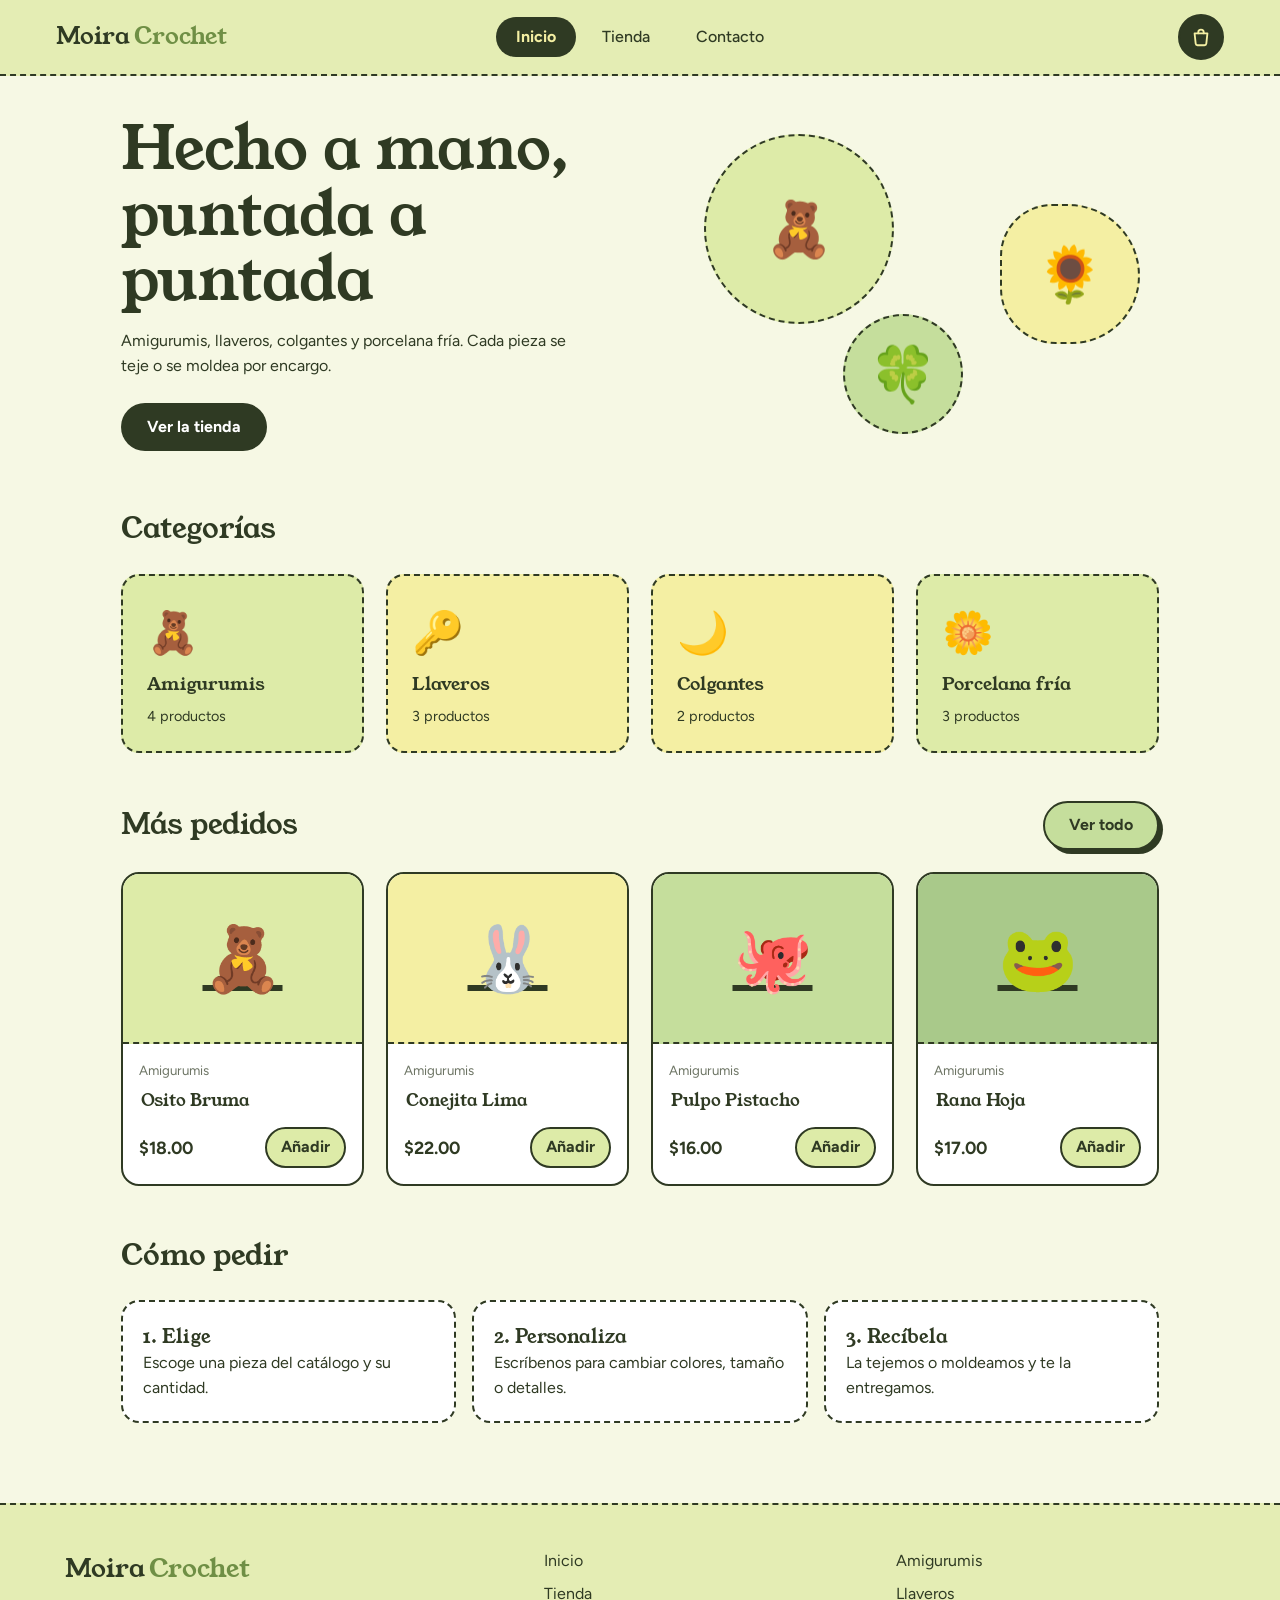
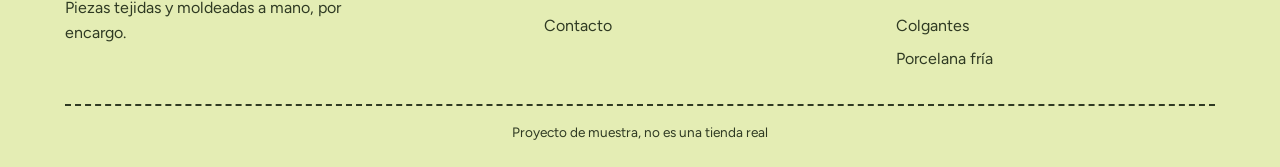
<file: index.html>
<!DOCTYPE html>
<html lang="es">
<head>
  <meta charset="UTF-8">
  <meta name="viewport" content="width=device-width, initial-scale=1">
  <title>Moira Crochet · Inicio</title>
  <link rel="preconnect" href="https://fonts.googleapis.com">
  <link rel="preconnect" href="https://fonts.gstatic.com" crossorigin>
  <link href="https://fonts.googleapis.com/css2?family=Young+Serif&family=Figtree:wght@400;500;700&display=swap" rel="stylesheet">
  <link rel="stylesheet" href="styles.css">
</head>
<body data-page="inicio">

  <section class="hero">
    <div>
      <h1>Hecho a mano, puntada a puntada</h1>
      <p>Amigurumis, llaveros, colgantes y porcelana fría. Cada pieza se teje o se moldea por encargo.</p>
      <a class="btn" href="tienda.html">Ver la tienda</a>
    </div>
    <div class="hero-art" aria-hidden="true">
      <span class="blob b1">🧸</span>
      <span class="blob b2">🌻</span>
      <span class="blob b3">🍀</span>
    </div>
  </section>

  <main class="wrap">
    <div class="sec-head"><h2>Categorías</h2></div>
    <div class="grid" id="cats"></div>

    <div class="sec-head" style="margin-top:48px">
      <h2>Más pedidos</h2>
      <a class="ver-todo" href="tienda.html">Ver todo</a>
    </div>
    <div class="grid" id="featured"></div>

    <div class="sec-head" style="margin-top:48px"><h2>Cómo pedir</h2></div>
    <div class="steps">
      <div><h3>1. Elige</h3><p>Escoge una pieza del catálogo y su cantidad.</p></div>
      <div><h3>2. Personaliza</h3><p>Escríbenos para cambiar colores, tamaño o detalles.</p></div>
      <div><h3>3. Recíbela</h3><p>La tejemos o moldeamos y te la entregamos.</p></div>
    </div>
  </main>

  <script src="data.js"></script>
  <script src="app.js"></script>
</body>
</html>
</file>
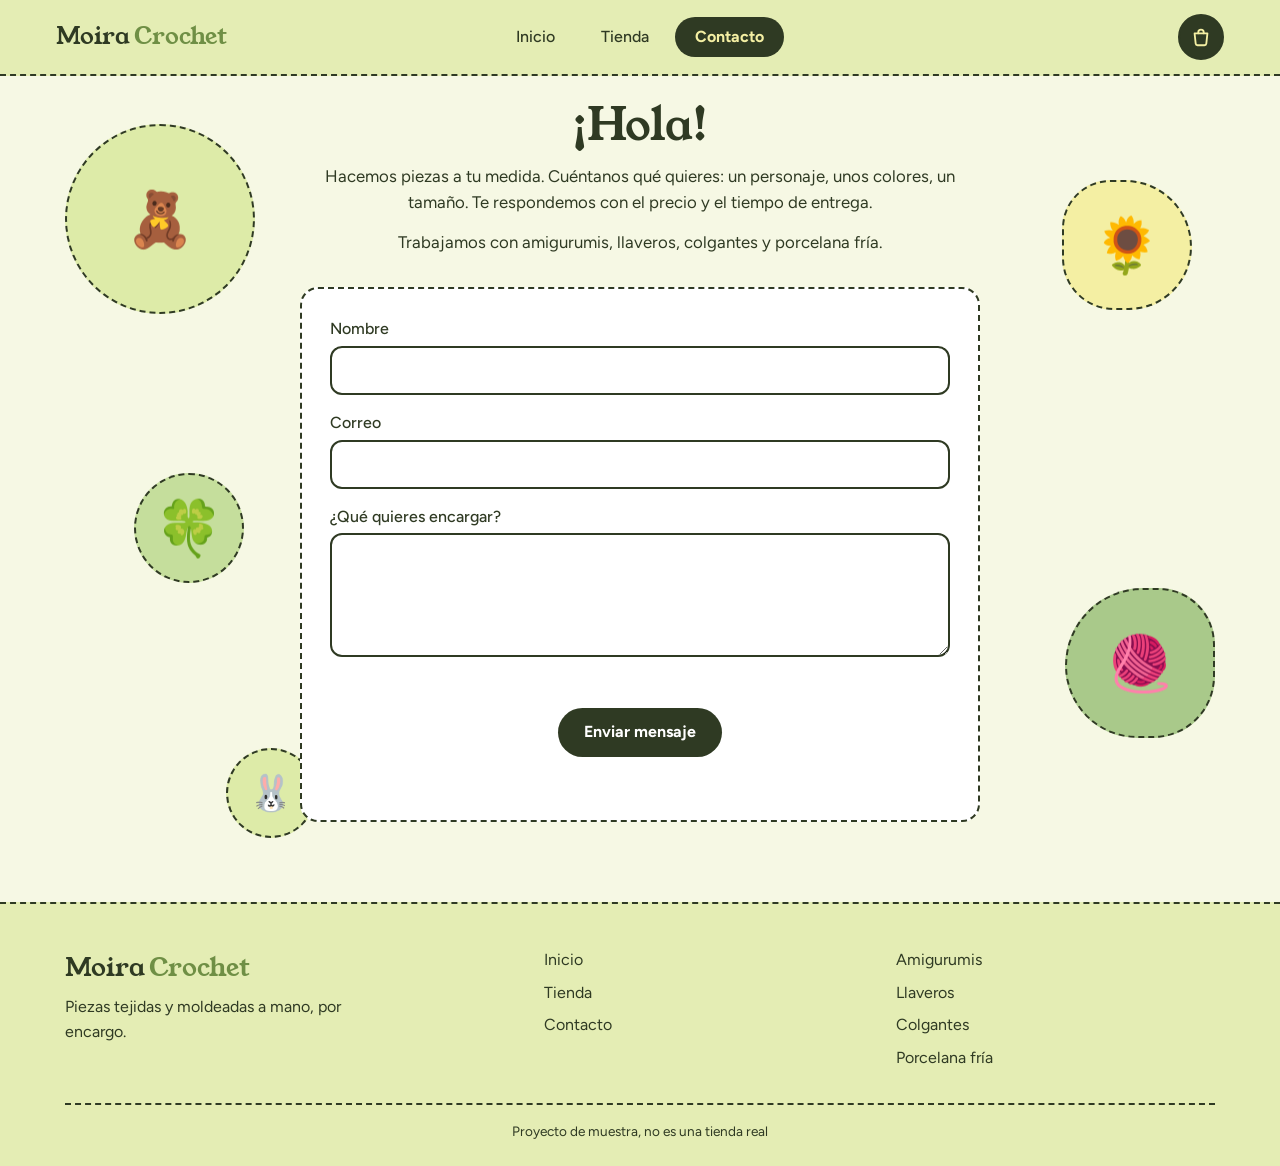
<file: contacto.html>
<!DOCTYPE html>
<html lang="es">
<head>
  <meta charset="UTF-8">
  <meta name="viewport" content="width=device-width, initial-scale=1">
  <title>Moira Crochet · Contacto</title>
  <link rel="preconnect" href="https://fonts.googleapis.com">
  <link rel="preconnect" href="https://fonts.gstatic.com" crossorigin>
  <link href="https://fonts.googleapis.com/css2?family=Young+Serif&family=Figtree:wght@400;500;700&display=swap" rel="stylesheet">
  <link rel="stylesheet" href="styles.css">
</head>
<body data-page="contacto">

  <main class="wrap contact">
    <div class="deco" aria-hidden="true">
      <span class="blob c1">🧸</span>
      <span class="blob c2">🌻</span>
      <span class="blob c3">🍀</span>
      <span class="blob c4">🧶</span>
      <span class="blob c5">🐰</span>
    </div>
    <div class="two">
      <div class="intro">
        <h1>¡Hola!</h1>
        <p>Hacemos piezas a tu medida. Cuéntanos qué quieres: un personaje, unos colores, un tamaño. Te respondemos con el precio y el tiempo de entrega.</p>
        <p>Trabajamos con amigurumis, llaveros, colgantes y porcelana fría.</p>
      </div>
      <form class="form" id="contactForm" novalidate>
        <label class="field">Nombre<input name="nombre" required></label>
        <label class="field">Correo<input name="correo" type="email" required></label>
        <label class="field">¿Qué quieres encargar?<textarea name="mensaje" rows="4" required></textarea></label>
        <p class="error" id="contactError" role="alert"></p>
        <button class="btn" type="submit">Enviar mensaje</button>
        <p class="ok" id="contactOk" role="status"></p>
      </form>
    </div>
  </main>

  <script src="data.js"></script>
  <script src="app.js"></script>
</body>
</html>
</file>
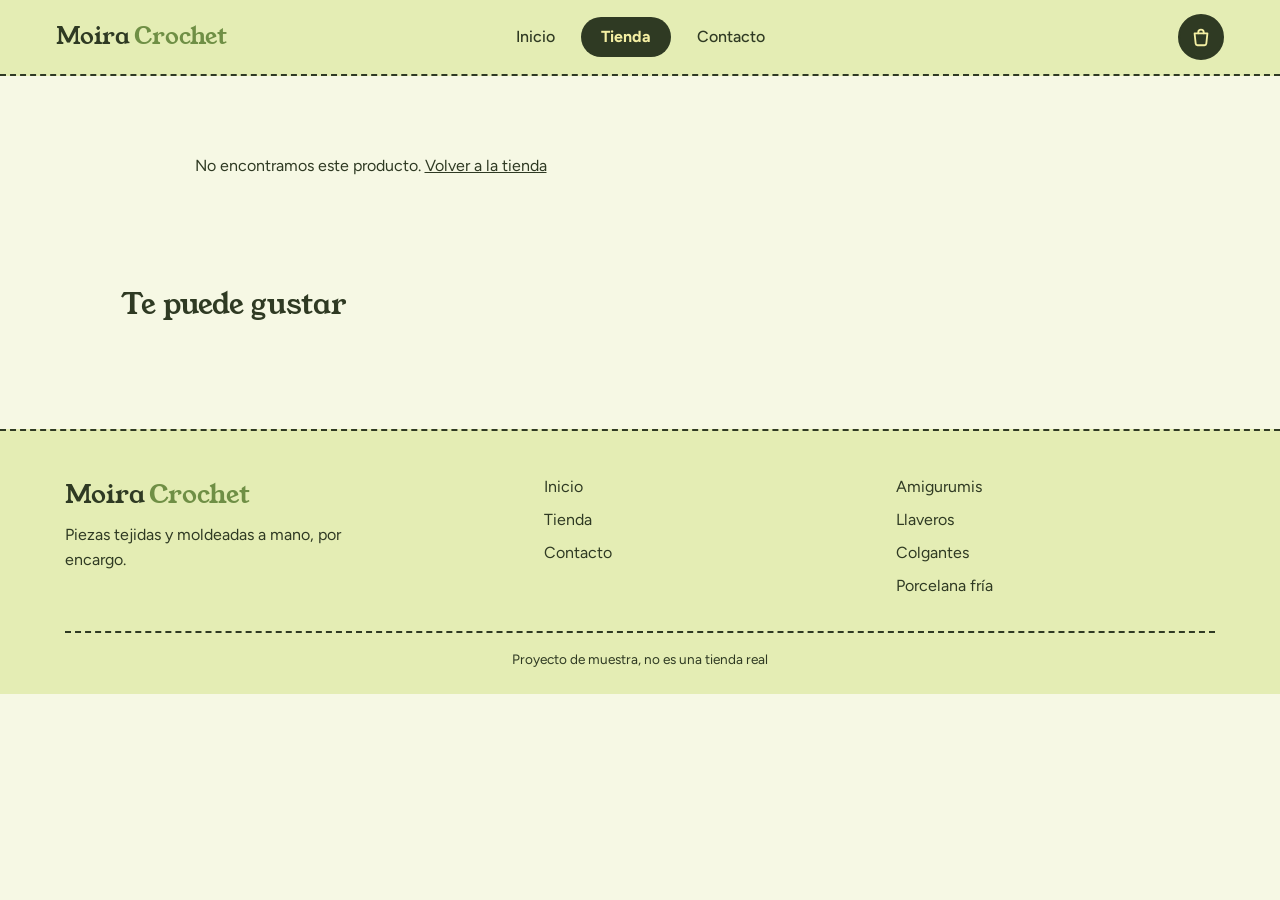
<file: producto.html>
<!DOCTYPE html>
<html lang="es">
<head>
  <meta charset="UTF-8">
  <meta name="viewport" content="width=device-width, initial-scale=1">
  <title>Moira Crochet · Producto</title>
  <link rel="preconnect" href="https://fonts.googleapis.com">
  <link rel="preconnect" href="https://fonts.gstatic.com" crossorigin>
  <link href="https://fonts.googleapis.com/css2?family=Young+Serif&family=Figtree:wght@400;500;700&display=swap" rel="stylesheet">
  <link rel="stylesheet" href="styles.css">
</head>
<body data-page="producto">

  <main class="wrap">
    <p class="crumbs" id="crumbs"></p>
    <section class="detail" id="detail"></section>
    <div class="sec-head"><h2>Te puede gustar</h2></div>
    <div class="grid" id="related"></div>
  </main>

  <script src="data.js"></script>
  <script src="app.js"></script>
</body>
</html>
</file>
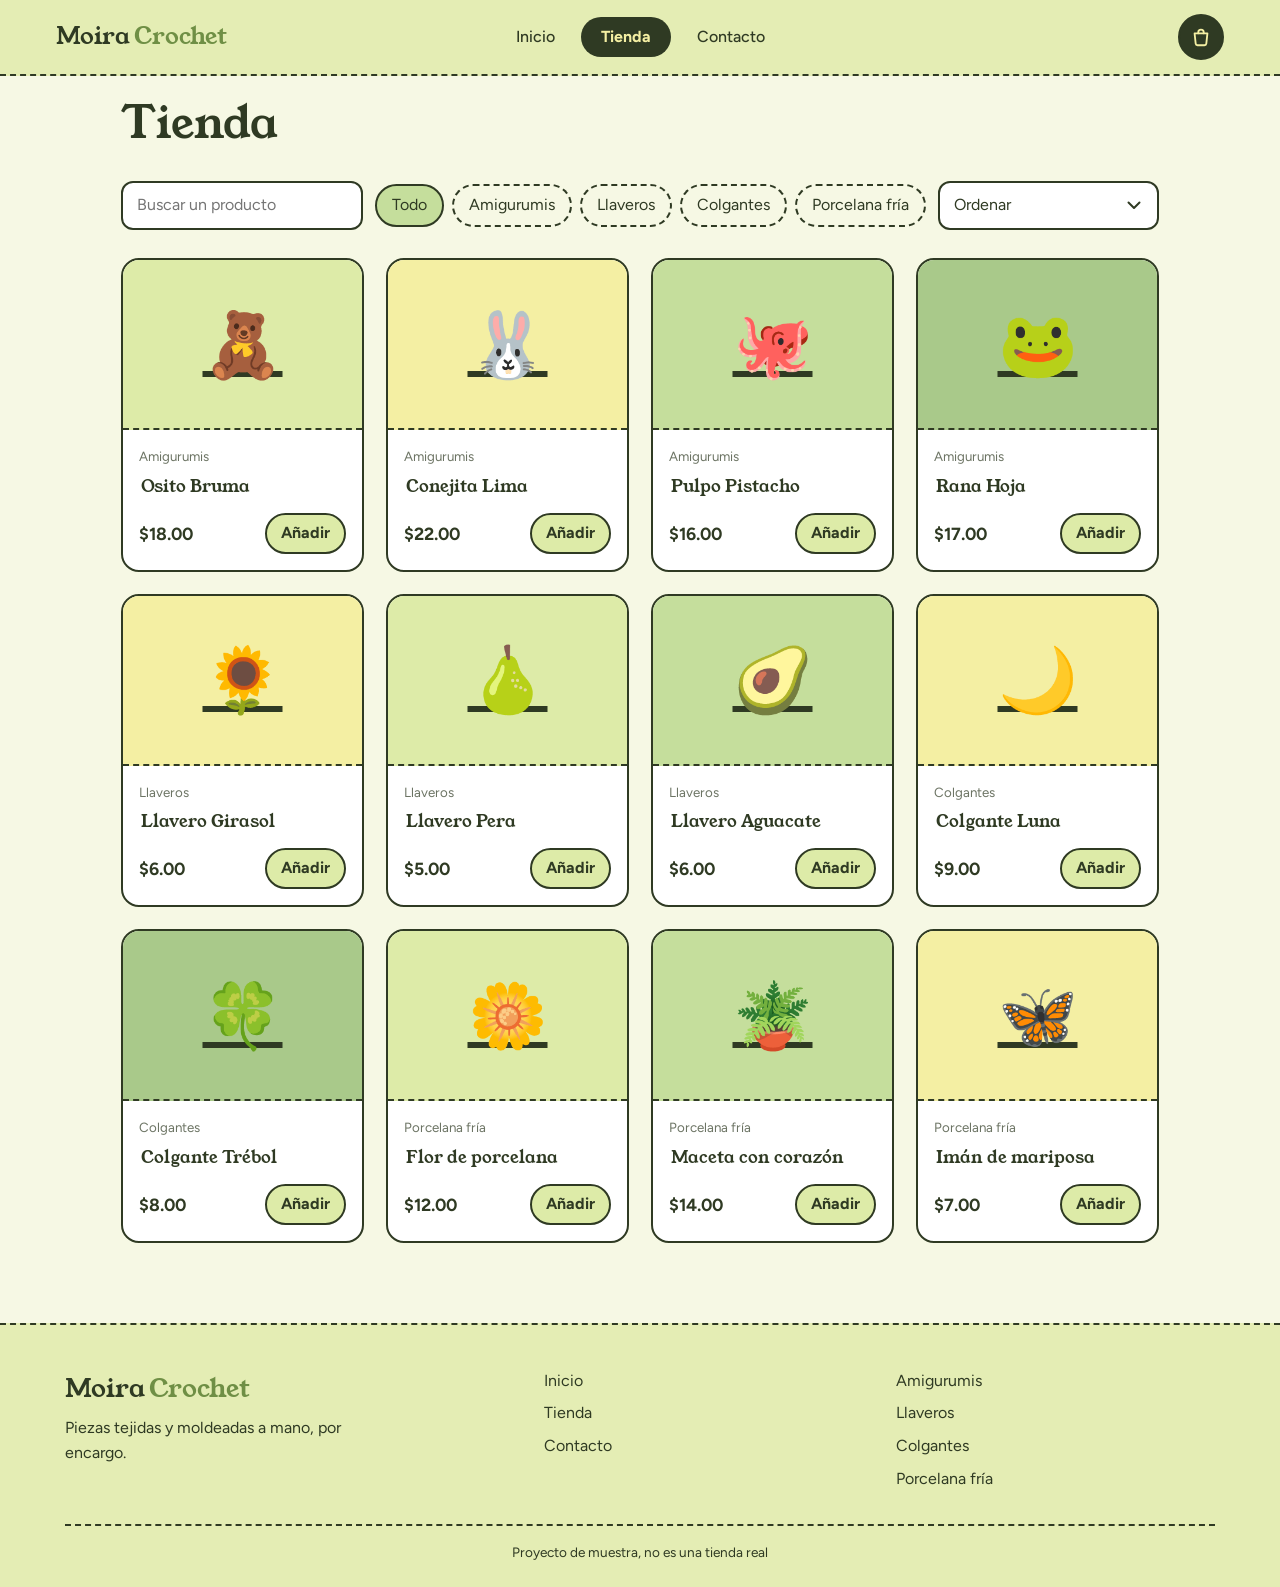
<file: tienda.html>
<!DOCTYPE html>
<html lang="es">
<head>
  <meta charset="UTF-8">
  <meta name="viewport" content="width=device-width, initial-scale=1">
  <title>Moira Crochet · Tienda</title>
  <link rel="preconnect" href="https://fonts.googleapis.com">
  <link rel="preconnect" href="https://fonts.gstatic.com" crossorigin>
  <link href="https://fonts.googleapis.com/css2?family=Young+Serif&family=Figtree:wght@400;500;700&display=swap" rel="stylesheet">
  <link rel="stylesheet" href="styles.css">
</head>
<body data-page="tienda">

  <main class="wrap">
    <h1 class="page-title">Tienda</h1>
    <div class="tools">
      <input type="search" id="search" placeholder="Buscar un producto" aria-label="Buscar producto">
      <div class="chips" id="chips" role="group" aria-label="Categorías"></div>
      <select id="sort" aria-label="Ordenar">
        <option value="">Ordenar</option>
        <option value="asc">Precio: menor a mayor</option>
        <option value="desc">Precio: mayor a menor</option>
      </select>
    </div>
    <div class="grid" id="grid"></div>
    <p class="empty" id="empty" hidden>No hay productos con esa búsqueda. Prueba otra palabra o cambia de categoría.</p>
  </main>

  <script src="data.js"></script>
  <script src="app.js"></script>
</body>
</html>
</file>
<file: styles.css>
:root {
  --bg: #F6F8E4;
  --ink: #2F3A23;
  --lima: #DDEBA8;
  --pistacho: #C5DE9C;
  --mantequilla: #F4EFA3;
  --salvia: #A9C98A;
  --blanco: #FFFFFF;
  --radio: 18px;
}

* {
  box-sizing: border-box;
  margin: 0;
}

html {
  scroll-behavior: smooth;
}

body {
  background: var(--bg);
  color: var(--ink);
  font-family: 'Figtree', system-ui, sans-serif;
  line-height: 1.55;
}

h1,
h2,
h3,
.logo {
  font-family: 'Young Serif', Georgia, serif;
  font-weight: 400;
}

button,
input,
select,
textarea {
  font: inherit;
  color: inherit;
}

a {
  color: inherit;
}

:focus-visible {
  outline: 3px solid var(--salvia);
  outline-offset: 2px;
}

[hidden] {
  display: none !important;
}

/* ---------- Cabecera ---------- */

.top {
  align-items: center;
  background: #E4EDB4;
  border-bottom: 2px dashed var(--ink);
  display: grid;
  gap: 16px;
  grid-template-columns: 1fr auto 1fr;
  padding: 14px clamp(16px, 5vw, 56px);
  position: sticky;
  top: 0;
  z-index: 10;
}

.logo {
  font-size: 1.5rem;
  justify-self: start;
  text-decoration: none;
}

.logo span {
  color: #6F8F45;
  margin-left: 4px;
}

.nav {
  display: flex;
  gap: 6px;
}

.nav a {
  border: 2px solid transparent;
  border-radius: 99px;
  font-weight: 500;
  padding: 6px 18px;
  text-decoration: none;
  transition: background 0.15s;
}

.nav a:hover {
  background: rgba(255, 255, 255, 0.6);
}

.nav a.on {
  background: var(--ink);
  color: var(--mantequilla);
  font-weight: 700;
}

.menu-btn {
  display: none;
}

.cart-btn {
  align-items: center;
  background: var(--ink);
  border: 2px solid var(--ink);
  border-radius: 50%;
  color: var(--mantequilla);
  cursor: pointer;
  display: grid;
  height: 46px;
  justify-self: end;
  place-items: center;
  position: relative;
  transition: background 0.15s, transform 0.15s;
  width: 46px;
}

.cart-btn:hover {
  background: #46572F;
}

.cart-btn:active {
  transform: scale(0.94);
}

.badge {
  align-items: center;
  background: var(--mantequilla);
  border: 2px solid var(--ink);
  border-radius: 99px;
  color: var(--ink);
  display: flex;
  font-size: 0.72rem;
  font-weight: 700;
  height: 22px;
  justify-content: center;
  min-width: 22px;
  padding: 0 5px;
  position: absolute;
  right: -6px;
  top: -6px;
}

/* ---------- Botones ---------- */

.btn {
  background: var(--ink);
  border: 0;
  border-radius: 99px;
  color: var(--blanco);
  cursor: pointer;
  display: inline-block;
  font-weight: 700;
  padding: 12px 26px;
  text-decoration: none;
  transition: transform 0.15s;
}

.btn:active {
  transform: scale(0.97);
}

.btn:disabled {
  opacity: 0.4;
  cursor: not-allowed;
}

.btn.alt {
  background: transparent;
  border: 2px solid var(--ink);
  color: var(--ink);
}

/* ---------- Portada ---------- */

.hero {
  align-items: center;
  display: grid;
  gap: 32px;
  grid-template-columns: 1.1fr 1fr;
  margin: auto;
  max-width: 1150px;
  padding: 40px clamp(16px, 5vw, 56px) 56px;
}

.hero h1 {
  font-size: clamp(2.2rem, 5vw, 3.8rem);
  line-height: 1.08;
  margin-bottom: 16px;
}

.hero p {
  margin-bottom: 24px;
  max-width: 46ch;
}

.hero-art {
  height: 300px;
  position: relative;
}

.blob {
  border: 2px dashed var(--ink);
  display: grid;
  font-size: 3.4rem;
  place-items: center;
  position: absolute;
}

.b1 {
  animation: pop 0.7s ease both;
  background: var(--lima);
  border-radius: 50%;
  height: 190px;
  left: 5%;
  top: 0;
  width: 190px;
}

.b2 {
  animation: pop 0.7s 0.15s ease both;
  background: var(--mantequilla);
  border-radius: 42% 58% 55% 45%;
  height: 140px;
  right: 4%;
  top: 70px;
  width: 140px;
}

.b3 {
  animation: pop 0.7s 0.3s ease both;
  background: var(--pistacho);
  border-radius: 50%;
  bottom: 0;
  height: 120px;
  left: 34%;
  width: 120px;
}

@keyframes pop {
  from {
    opacity: 0;
    transform: scale(0.6);
  }

  to {
    opacity: 1;
    transform: scale(1);
  }
}

/* ---------- Secciones ---------- */

.wrap {
  margin: auto;
  max-width: 1150px;
  padding: 0 clamp(16px, 5vw, 56px) 56px;
}

.sec-head {
  align-items: center;
  display: flex;
  justify-content: space-between;
  margin-bottom: 22px;
}

.sec-head h2 {
  font-size: 1.8rem;
}

.ver-todo {
  background: var(--pistacho);
  border: 2px solid var(--ink);
  border-radius: 99px;
  box-shadow: 4px 4px 0 var(--ink);
  font-weight: 700;
  padding: 10px 24px;
  text-decoration: none;
  transition: transform 0.15s, box-shadow 0.15s;
}

.ver-todo:hover {
  box-shadow: 1px 1px 0 var(--ink);
  transform: translate(3px, 3px);
}

.ver-todo:active {
  background: var(--mantequilla);
}

.grid {
  display: grid;
  gap: 22px;
  grid-template-columns: repeat(auto-fill, minmax(235px, 1fr));
}

/* ---------- Tarjetas de producto ---------- */

.card {
  background: var(--blanco);
  border: 2px solid var(--ink);
  border-radius: var(--radio);
  display: flex;
  flex-direction: column;
  overflow: hidden;
  text-decoration: none;
}

.art {
  border-bottom: 2px dashed var(--ink);
  display: grid;
  font-size: 4rem;
  height: 170px;
  place-items: center;
}

.card-b {
  display: flex;
  flex: 1;
  flex-direction: column;
  gap: 6px;
  padding: 16px;
}

.card small {
  opacity: 0.7;
}

.card h3 {
  font-size: 1.05rem;
}

.card .name {
  background: linear-gradient(var(--lima), var(--lima)) no-repeat 0 100% / 0 100%;
  border-radius: 4px;
  padding: 0 2px;
  text-decoration: none;
  transition: background-size 0.2s;
}

.card .name:hover,
.card .name:focus-visible,
.card:has(.art:hover) .name {
  background-size: 100% 100%;
}

.price {
  font-size: 1.1rem;
  font-weight: 700;
}

.row {
  align-items: center;
  display: flex;
  justify-content: space-between;
  margin-top: auto;
  padding-top: 8px;
}

.add {
  background: var(--lima);
  border: 2px solid var(--ink);
  border-radius: 99px;
  cursor: pointer;
  font-weight: 700;
  padding: 6px 14px;
}

.add:hover {
  background: var(--mantequilla);
}

.cat-card {
  border: 2px dashed var(--ink);
  border-radius: var(--radio);
  display: flex;
  flex-direction: column;
  font-size: 2.6rem;
  gap: 6px;
  padding: 24px;
  text-decoration: none;
}

.cat-card span {
  font-family: 'Young Serif', Georgia, serif;
  font-size: 1.15rem;
}

.cat-card small {
  font-size: 0.9rem;
}

/* ---------- Tienda: filtros ---------- */

.page-title {
  font-size: clamp(2rem, 4vw, 2.8rem);
  margin: 12px 0 24px;
}

.tools {
  align-items: center;
  display: flex;
  flex-wrap: wrap;
  gap: 12px;
  margin-bottom: 28px;
}

#search,
#sort,
.field input,
.field select,
.field textarea {
  background: var(--blanco);
  border: 2px solid var(--ink);
  border-radius: 12px;
  padding: 10px 14px;
}

#search {
  flex: 1 1 220px;
}

#sort,
.field select {
  appearance: none;
  background-image: url("data:image/svg+xml,%3Csvg xmlns='http://www.w3.org/2000/svg' width='14' height='9' viewBox='0 0 14 9' fill='none' stroke='%232F3A23' stroke-width='2' stroke-linecap='round' stroke-linejoin='round'%3E%3Cpath d='M1.5 1.5 7 7l5.5-5.5'/%3E%3C/svg%3E");
  background-position: right 16px center;
  background-repeat: no-repeat;
  cursor: pointer;
  padding-right: 44px;
}

.chips {
  display: flex;
  flex-wrap: wrap;
  gap: 8px;
}

.chip {
  background: transparent;
  border: 2px dashed var(--ink);
  border-radius: 99px;
  cursor: pointer;
  padding: 7px 15px;
}

.chip[aria-pressed='true'] {
  background: var(--pistacho);
  border-style: solid;
}

.empty {
  padding: 48px 0;
  text-align: center;
}

/* ---------- Página de producto ---------- */

.crumbs {
  align-items: center;
  display: flex;
  flex-wrap: wrap;
  font-size: 0.95rem;
  gap: 8px;
  margin: 8px 0 22px;
}

.crumbs a,
.crumbs span {
  border: 2px solid var(--ink);
  border-radius: 99px;
  padding: 5px 16px;
  text-decoration: none;
}

.crumbs a {
  background: #E4EDB4;
  font-weight: 500;
  transition: background 0.15s;
}

.crumbs a:hover {
  background: var(--pistacho);
}

.crumbs span {
  background: var(--ink);
  color: var(--mantequilla);
  font-weight: 700;
}

.crumbs i {
  font-size: 1.3rem;
  font-style: normal;
  line-height: 1;
}

.detail {
  display: grid;
  gap: 40px;
  grid-template-columns: 1fr 1fr;
  margin-bottom: 56px;
}

.d-art {
  align-items: center;
  border: 2px dashed var(--ink);
  border-radius: var(--radio);
  display: grid;
  font-size: 8rem;
  justify-items: center;
  min-height: 380px;
}

.d-info {
  display: flex;
  flex-direction: column;
  gap: 14px;
}

.d-info h1 {
  font-size: clamp(2rem, 4vw, 2.8rem);
  line-height: 1.1;
}

.d-info .price {
  font-size: 1.6rem;
}

.d-info ul {
  list-style: none;
  padding: 0;
}

.d-info li {
  border-bottom: 2px dashed var(--ink);
  padding: 8px 0;
}

.buy {
  align-items: center;
  display: flex;
  gap: 14px;
}

.qty {
  align-items: center;
  display: flex;
  gap: 8px;
}

.qty button {
  background: var(--blanco);
  border: 2px solid var(--ink);
  border-radius: 50%;
  cursor: pointer;
  height: 28px;
  line-height: 1;
  width: 28px;
}

/* ---------- Contacto y nosotros ---------- */

.two {
  display: grid;
  gap: 32px;
  grid-template-columns: 1fr;
  margin: 24px auto 0;
  max-width: 680px;
}

.intro {
  align-items: center;
  display: flex;
  flex-direction: column;
  gap: 14px;
  text-align: center;
}

.intro h1 {
  font-size: clamp(2rem, 4vw, 2.8rem);
  line-height: 1.1;
}

.intro p {
  font-size: 1.05rem;
  max-width: 60ch;
}

.form {
  background: var(--blanco);
  border: 2px dashed var(--ink);
  border-radius: var(--radio);
  display: flex;
  flex-direction: column;
  gap: 16px;
  padding: 28px;
}

.form textarea {
  resize: vertical;
}

/* Figuras decorativas de contacto */

.contact {
  position: relative;
}

.contact > :not(.deco) {
  position: relative;
  z-index: 1;
}

.deco {
  inset: 0;
  pointer-events: none;
  position: absolute;
  z-index: 0;
}

.c1 {
  animation: pop 0.7s ease both;
  background: var(--lima);
  border-radius: 50%;
  height: 190px;
  left: 0;
  top: 24px;
  width: 190px;
}

.c2 {
  animation: pop 0.7s 0.15s ease both;
  background: var(--mantequilla);
  border-radius: 42% 58% 55% 45%;
  height: 130px;
  right: 2%;
  top: 80px;
  width: 130px;
}

.c3 {
  animation: pop 0.7s 0.3s ease both;
  background: var(--pistacho);
  border-radius: 50%;
  height: 110px;
  left: 6%;
  top: 48%;
  width: 110px;
}

.c4 {
  animation: pop 0.7s 0.45s ease both;
  background: var(--salvia);
  border-radius: 58% 42% 46% 54%;
  bottom: 140px;
  height: 150px;
  right: 0;
  width: 150px;
}

.c5 {
  animation: pop 0.7s 0.6s ease both;
  background: var(--lima);
  border-radius: 50%;
  bottom: 40px;
  font-size: 2.2rem;
  height: 90px;
  left: 14%;
  width: 90px;
}

@media (max-width: 1000px) {
  .deco {
    opacity: 0.5;
  }

  .blob.c1,
  .blob.c2,
  .blob.c3,
  .blob.c4,
  .blob.c5 {
    font-size: 1.8rem;
    height: 72px;
    width: 72px;
  }
}

.field {
  display: flex;
  flex-direction: column;
  font-weight: 500;
  gap: 4px;
}

.form .btn {
  align-self: center;
}

.ok {
  color: #4C6B2A;
  font-weight: 700;
  min-height: 1.2em;
  text-align: center;
}

.error {
  color: #9B2C4B;
  min-height: 1.2em;
  text-align: center;
}

.steps {
  display: grid;
  gap: 16px;
  grid-template-columns: repeat(auto-fit, minmax(200px, 1fr));
}

.steps div {
  background: var(--blanco);
  border: 2px dashed var(--ink);
  border-radius: var(--radio);
  padding: 20px;
}

/* ---------- Carrito y checkout ---------- */

.overlay {
  align-items: center;
  background: rgba(47, 58, 35, 0.5);
  display: grid;
  inset: 0;
  justify-items: center;
  padding: 16px;
  position: fixed;
  z-index: 20;
}

.modal {
  animation: pop 0.25s ease both;
  background: var(--bg);
  border: 2px solid var(--ink);
  border-radius: var(--radio);
  max-width: 440px;
  padding: 28px;
  position: relative;
  width: 100%;
}

.modal form {
  display: flex;
  flex-direction: column;
  gap: 12px;
}

.modal .btn {
  align-self: flex-start;
  margin-top: 6px;
}

.close {
  background: var(--blanco);
  border: 2px solid var(--ink);
  border-radius: 50%;
  cursor: pointer;
  font-size: 1.2rem;
  height: 34px;
  line-height: 1;
  position: absolute;
  right: 12px;
  top: 10px;
  width: 34px;
}

#done {
  align-items: flex-start;
  display: flex;
  flex-direction: column;
  gap: 14px;
}

.drawer {
  animation: slide 0.25s ease both;
  background: var(--bg);
  border-left: 2px solid var(--ink);
  display: flex;
  flex-direction: column;
  height: 100%;
  position: fixed;
  right: 0;
  top: 0;
  width: min(400px, 100%);
  z-index: 30;
}

@keyframes drop {
  from {
    opacity: 0;
    transform: translateY(-8px);
  }

  to {
    opacity: 1;
    transform: none;
  }
}

@keyframes slide {
  from {
    transform: translateX(100%);
  }

  to {
    transform: none;
  }
}

.d-head {
  align-items: center;
  display: flex;
  justify-content: space-between;
  padding: 20px;
}

.d-head .close {
  position: static;
}

.d-body {
  display: flex;
  flex: 1;
  flex-direction: column;
  gap: 12px;
  overflow: auto;
  padding: 0 20px;
}

.item {
  align-items: center;
  background: var(--blanco);
  border: 2px dashed var(--ink);
  border-radius: 14px;
  display: grid;
  gap: 12px;
  grid-template-columns: 56px 1fr auto;
  padding: 10px;
}

.th {
  border-radius: 12px;
  display: grid;
  font-size: 1.8rem;
  height: 56px;
  place-items: center;
  width: 56px;
}

.rm {
  background: none;
  border: 0;
  cursor: pointer;
  font-size: 0.85rem;
  text-decoration: underline;
}

.d-foot {
  border-top: 2px dashed var(--ink);
  display: flex;
  flex-direction: column;
  gap: 14px;
  padding: 20px;
}

.total {
  display: flex;
  font-size: 1.2rem;
  justify-content: space-between;
}

.toast {
  background: var(--ink);
  border-radius: 99px;
  bottom: 24px;
  color: var(--blanco);
  left: 50%;
  opacity: 0;
  padding: 10px 20px;
  pointer-events: none;
  position: fixed;
  transform: translate(-50%, 30px);
  transition: 0.25s;
  z-index: 50;
}

.toast.show {
  opacity: 1;
  transform: translate(-50%, 0);
}

/* ---------- Pie ---------- */

.foot {
  background: #E4EDB4;
  border-top: 2px dashed var(--ink);
  margin-top: 24px;
  padding: 44px clamp(16px, 5vw, 56px) 24px;
}

.foot-in {
  display: grid;
  gap: 32px;
  grid-template-columns: 1.4fr 1fr 1fr;
  margin: auto;
  max-width: 1150px;
}

.foot .logo {
  font-size: 1.6rem;
}

.foot-brand p {
  margin-top: 8px;
  max-width: 32ch;
}

.foot-links,
.foot-cats {
  display: flex;
  flex-direction: column;
  gap: 8px;
}

.foot-links a,
.foot-cats a {
  text-decoration: none;
  width: fit-content;
}

.foot-links a:hover,
.foot-cats a:hover {
  text-decoration: underline;
  text-underline-offset: 4px;
}

.foot-note {
  border-top: 2px dashed var(--ink);
  font-size: 0.85rem;
  margin: 32px auto 0;
  max-width: 1150px;
  padding-top: 16px;
  text-align: center;
}

/* ---------- Móvil ---------- */

@media (max-width: 720px) {
  .top {
    gap: 12px;
    grid-template-areas: "menu logo cart";
    grid-template-columns: auto 1fr auto;
  }

  .menu-btn {
    align-items: center;
    background: var(--pistacho);
    border: 2px solid var(--ink);
    border-radius: 50%;
    cursor: pointer;
    display: block;
    grid-area: menu;
    height: 46px;
    position: relative;
    width: 46px;
  }

  .menu-btn span {
    background: var(--ink);
    border-radius: 2px;
    height: 2px;
    left: 11px;
    position: absolute;
    transition: transform 0.2s, opacity 0.2s;
    width: 20px;
  }

  .menu-btn span:nth-child(1) {
    top: 14px;
  }

  .menu-btn span:nth-child(2) {
    top: 20px;
  }

  .menu-btn span:nth-child(3) {
    top: 26px;
  }

  .menu-btn[aria-expanded='true'] span:nth-child(1) {
    transform: translateY(6px) rotate(45deg);
  }

  .menu-btn[aria-expanded='true'] span:nth-child(2) {
    opacity: 0;
  }

  .menu-btn[aria-expanded='true'] span:nth-child(3) {
    transform: translateY(-6px) rotate(-45deg);
  }

  .logo {
    font-size: 1.35rem;
    grid-area: logo;
  }

  .cart-btn {
    grid-area: cart;
  }

  .nav {
    background: #E4EDB4;
    border-bottom: 2px dashed var(--ink);
    display: none;
    flex-direction: column;
    gap: 6px;
    left: 0;
    padding: 12px clamp(16px, 5vw, 56px) 18px;
    position: absolute;
    right: 0;
    top: 100%;
  }

  .top.open .nav {
    animation: drop 0.2s ease both;
    display: flex;
  }

  .nav a {
    padding: 10px 18px;
    text-align: center;
  }

  .hero,
  .detail,
  .two,
  .foot-in {
    grid-template-columns: 1fr;
  }

  .hero-art {
    height: 240px;
  }

  .d-art {
    font-size: 5rem;
    min-height: 240px;
  }
}

@media (prefers-reduced-motion: reduce) {
  * {
    animation: none !important;
    transition: none !important;
  }
}
</file>
